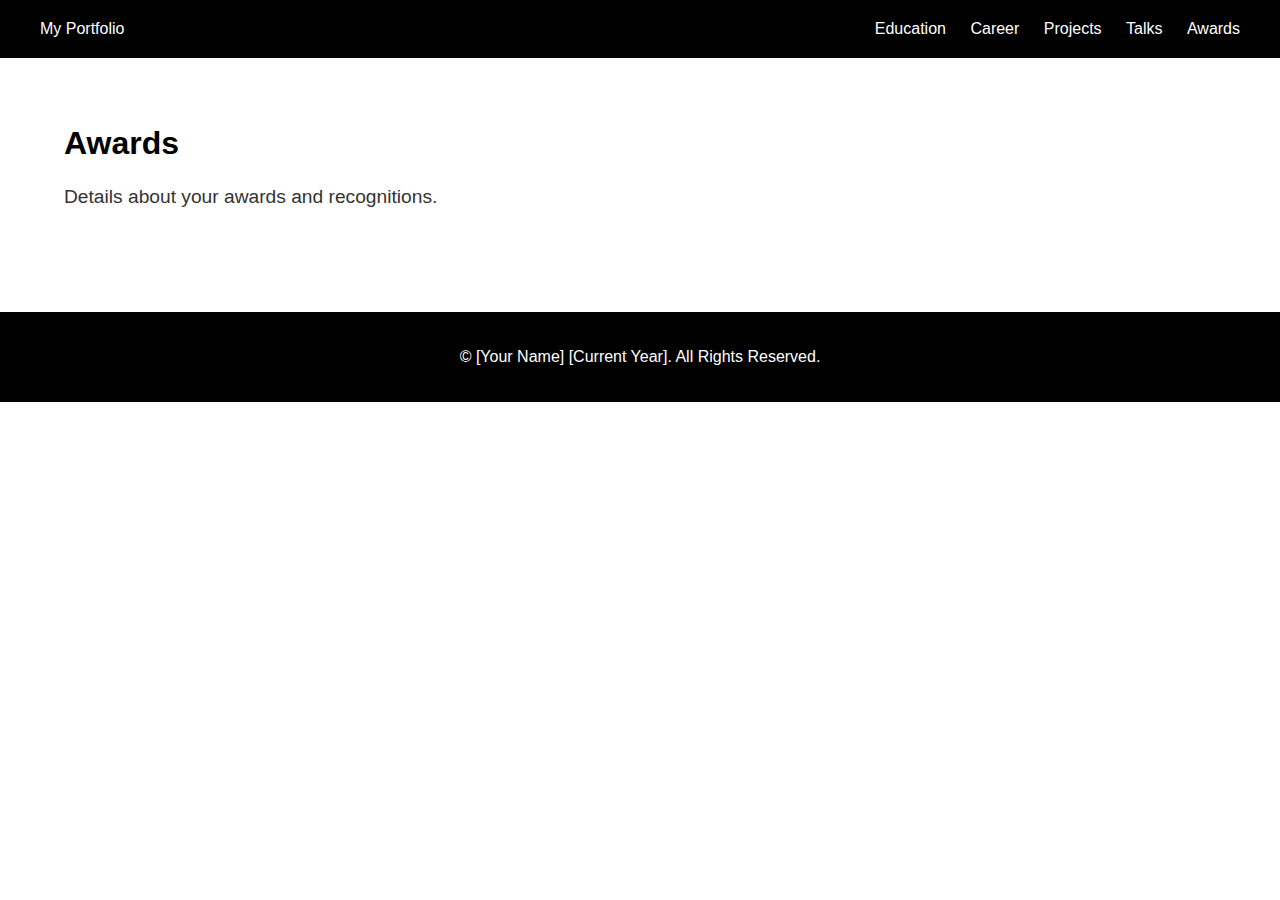
<file: awards.html>
<!DOCTYPE html>
<html lang="en">
<head>
    <meta charset="UTF-8">
    <meta name="viewport" content="width=device-width, initial-scale=1.0">
    <title>Awards</title>
    <link rel="stylesheet" href="styles.css">
</head>
<body>
    <header>
        <a href="index.html" class="logo">My Portfolio</a>
        <nav>
            <a href="education.html">Education</a>
            <a href="career.html">Career</a>
            <a href="projects.html">Projects</a>
            <a href="talks.html">Talks</a>
            <a href="awards.html">Awards</a>
        </nav>
    </header>

    <div class="container">
        <section class="section">
            <h2>Awards</h2>
            <p>Details about your awards and recognitions.</p>
        </section>
    </div>

    <footer>
        <p>&copy; [Your Name] [Current Year]. All Rights Reserved.</p>
    </footer>
</body>
</html>
</file>
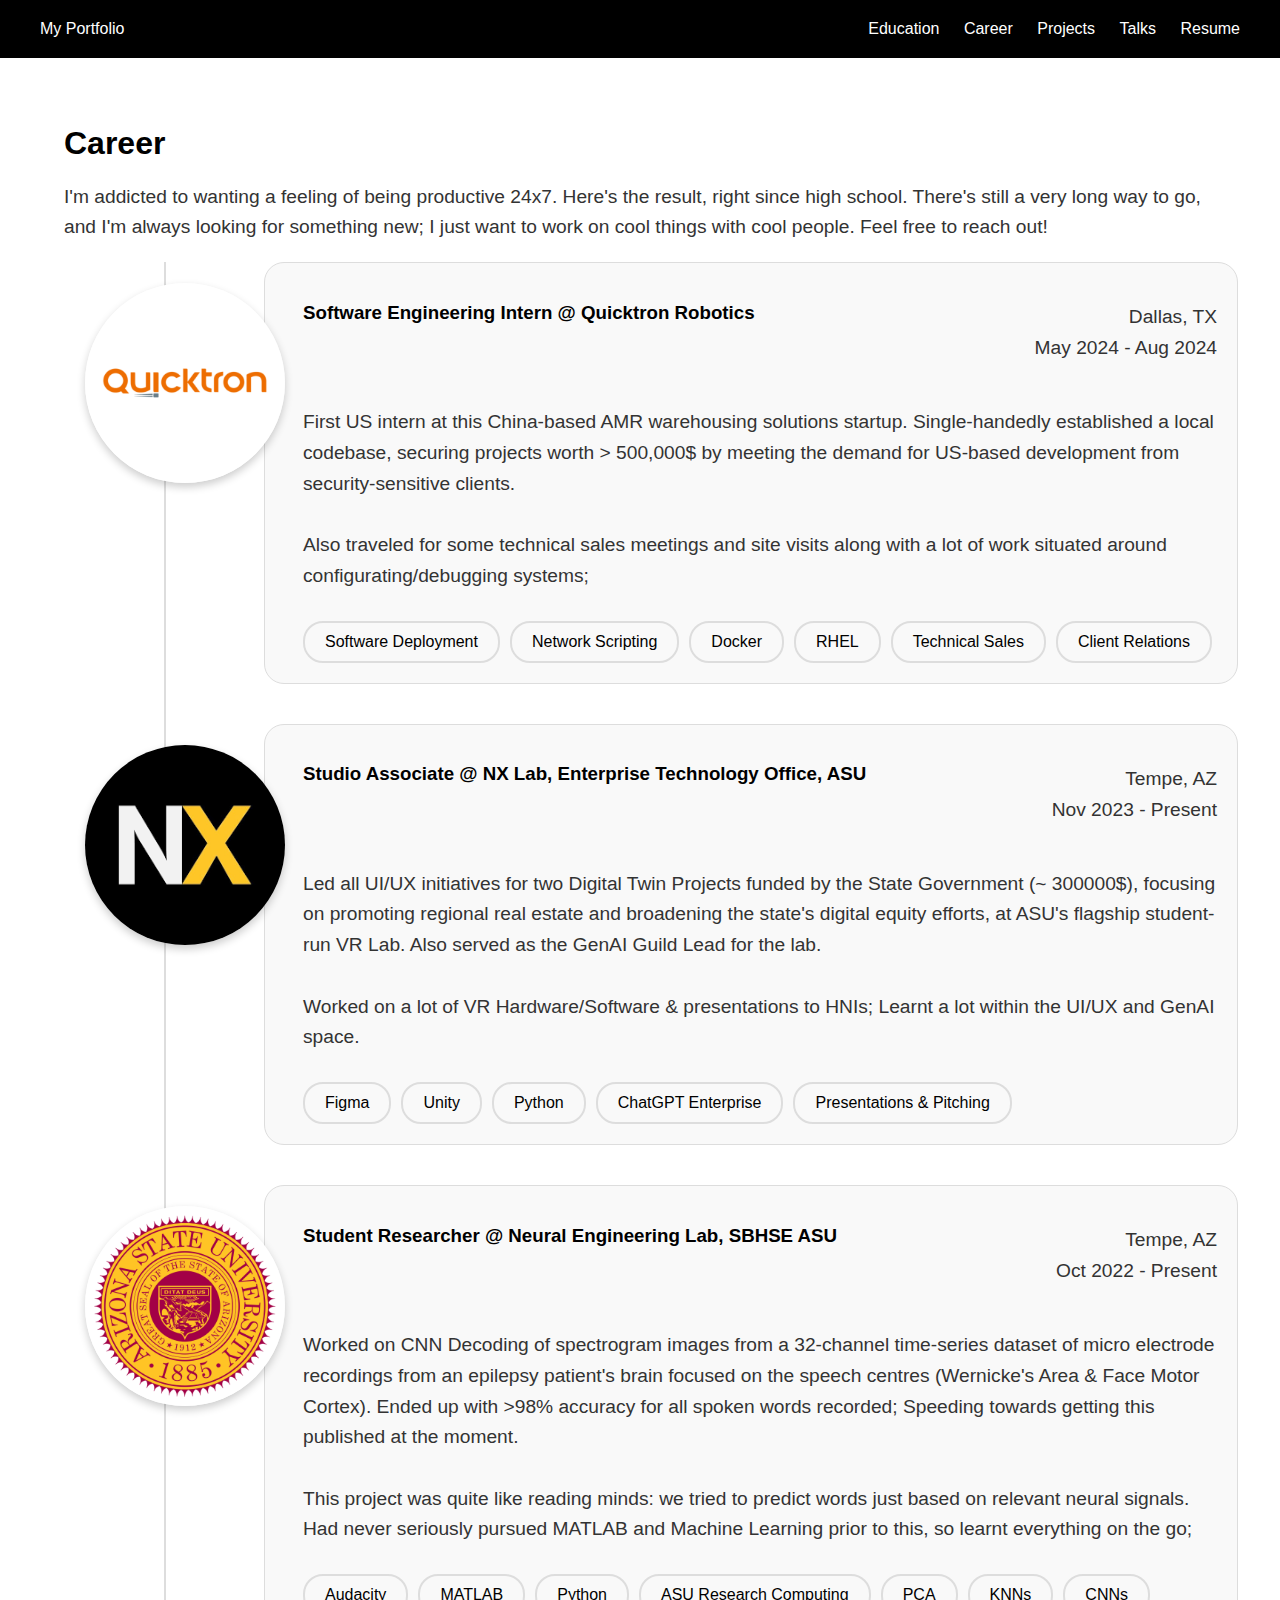
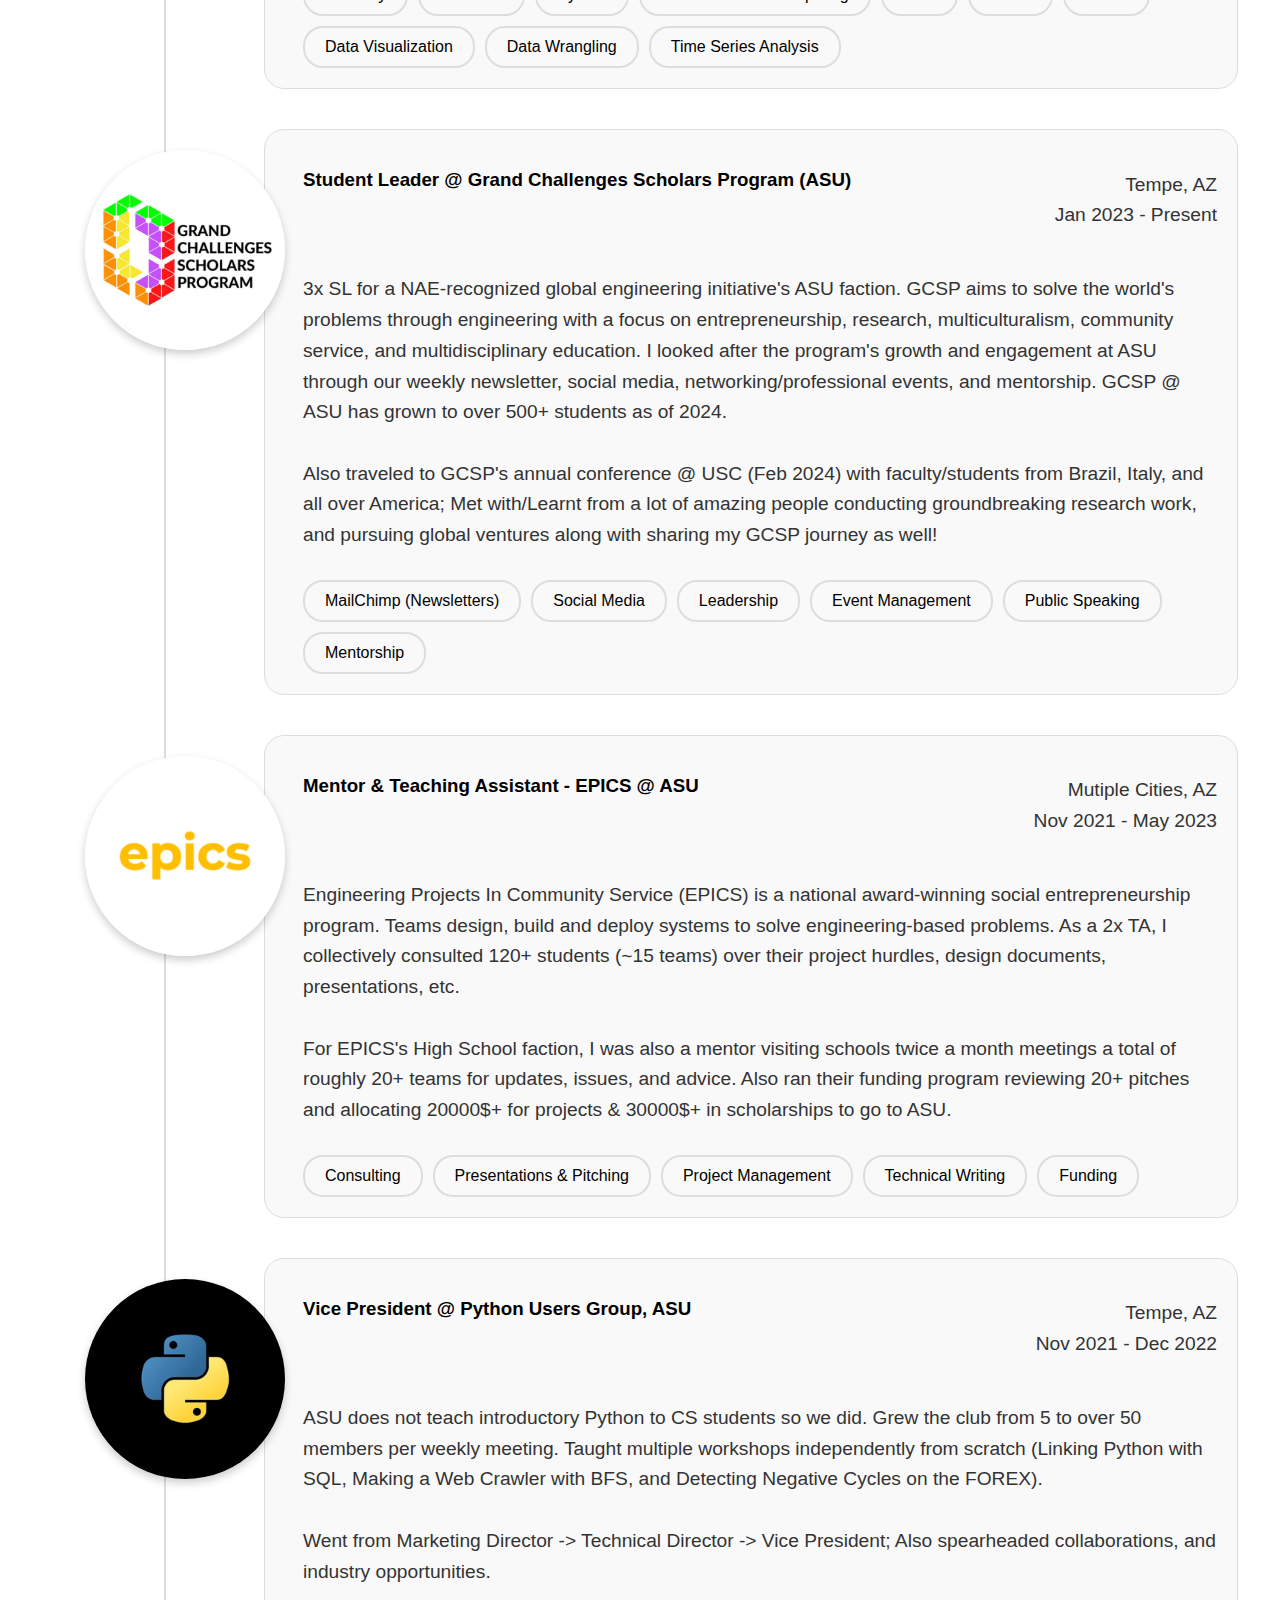
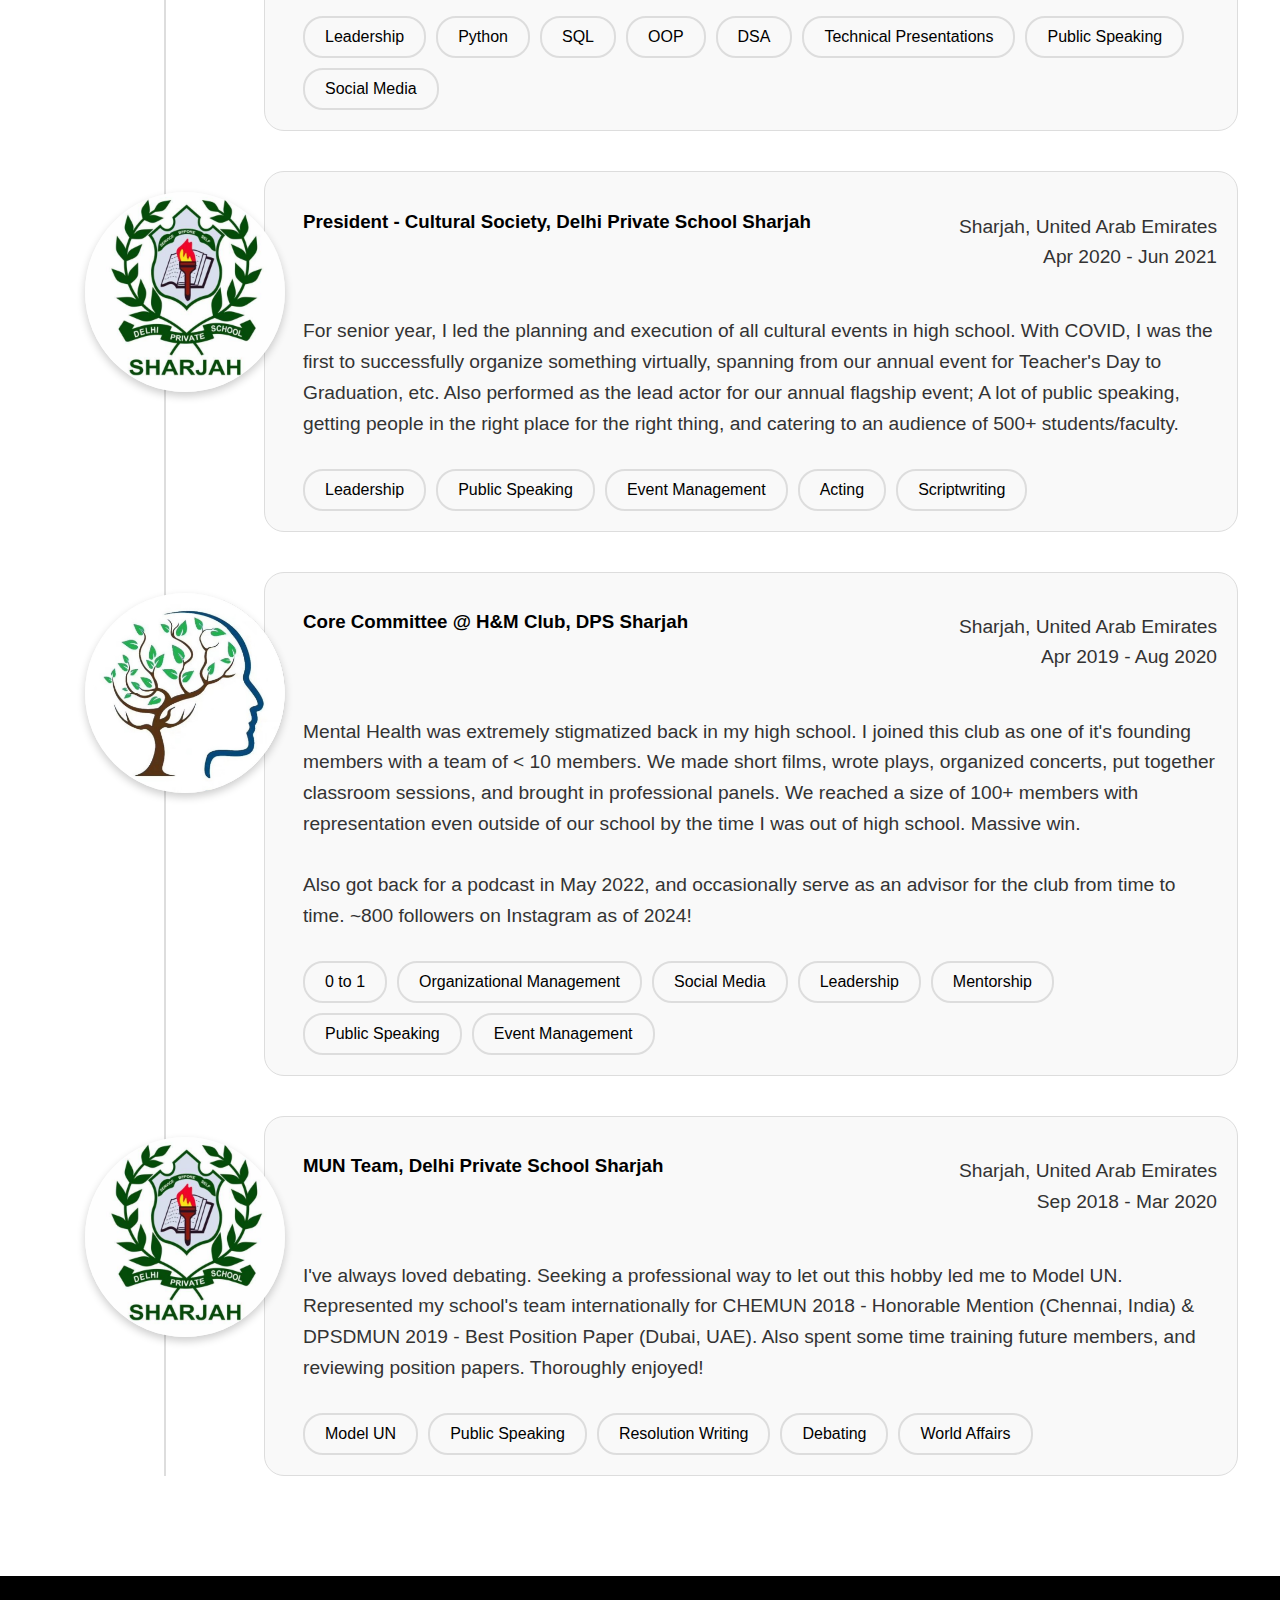
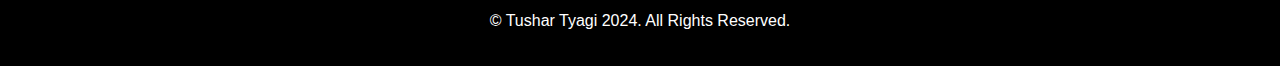
<file: career.html>
<!DOCTYPE html>
<html lang="en">
<head>
    <meta charset="UTF-8">
    <meta name="viewport" content="width=device-width, initial-scale=1.0">
    <title>Career</title>
    <link rel="stylesheet" href="styles.css">
</head>
<body>
    <header>
        <a href="index.html" class="logo">My Portfolio</a>
        <nav>
            <a href="education.html">Education</a>
            <a href="career.html">Career</a>
            <a href="projects.html">Projects</a>
            <a href="talks.html">Talks</a>
            <a href="resume.html">Resume</a>
        </nav>
    </header>

    <div class="container">
        <section id="career" class="section career">
            <h2>Career</h2>
            <p>I'm addicted to wanting a feeling of being productive 24x7. Here's the result, right since high school. There's still a very long way to go, and I'm always looking for something new; I just want to work on cool things with cool people. Feel free to reach out!</p>
            
            <div class="career-entry">
                <div class="bubble career">
                    <div class="career-image">
                        <img src="quicktron.png" alt="Job 3">
                    </div>
                    <div class="career-details">
                        <div class="career-info">
                            <div class="career-role">
                                <h3>Software Engineering Intern @ Quicktron Robotics</h3>
                            </div>
                            <div class="career-meta">
                                <p>Dallas, TX<br>
                                May 2024 - Aug 2024</p>
                            </div>
                        </div>
                        <div class="career-description">
                            <p>First US intern at this China-based AMR warehousing solutions startup. Single-handedly established a local codebase, securing projects worth > 500,000$ by meeting the demand for US-based development from security-sensitive clients.<br><br>Also traveled for some technical sales meetings and site visits along with a lot of work situated around configurating/debugging systems;</p>
                        </div>
                        <div class="skill-bubbles">
                            <span class="skill-bubble">Software Deployment</span>
                            <span class="skill-bubble">Network Scripting</span>
                            <span class="skill-bubble">Docker</span>
                            <span class="skill-bubble">RHEL</span>
                            <span class="skill-bubble">Technical Sales</span>
                            <span class="skill-bubble">Client Relations</span>
                        </div>
                    </div>
                </div>
                
                <div class="bubble career">
                    <div class="career-image">
                        <img src="nx.png" alt="Job 1">
                    </div>
                    <div class="career-details">
                        <div class="career-info">
                            <div class="career-role">
                                <h3>Studio Associate @ NX Lab, Enterprise Technology Office, ASU</h3>
                            </div>
                            <div class="career-meta">
                                <p>Tempe, AZ<br>
                                Nov 2023 - Present</p>
                            </div>
                        </div>
                        <div class="career-description">
                            <p>Led all UI/UX initiatives for two Digital Twin Projects funded by the State Government (~ 300000$), focusing on promoting regional real estate and broadening the state's digital equity efforts, at ASU's flagship student-run VR Lab. Also served as the GenAI Guild Lead for the lab.<br><br>Worked on a lot of VR Hardware/Software & presentations to HNIs; Learnt a lot within the UI/UX and GenAI space.</p>
                        </div>
                        <div class="skill-bubbles">
                            <span class="skill-bubble">Figma</span>
                            <span class="skill-bubble">Unity</span>
                            <span class="skill-bubble">Python</span>
                            <span class="skill-bubble">ChatGPT Enterprise</span>
                            <span class="skill-bubble">Presentations & Pitching</span>
                        </div>
                    </div>
                </div>
                
                <div class="bubble career">
                    <div class="career-image">
                        <img src="sbhse.png" alt="Job 2">
                    </div>
                    <div class="career-details">
                        <div class="career-info">
                            <div class="career-role">
                                <h3>Student Researcher @ Neural Engineering Lab, SBHSE ASU</h3>
                            </div>
                            <div class="career-meta">
                                <p>Tempe, AZ<br>
                                Oct 2022 - Present</p>
                            </div>
                        </div>
                        <div class="career-description">
                            <p>Worked on CNN Decoding of spectrogram images from a 32-channel time-series dataset of micro electrode recordings from an epilepsy patient's brain focused on the speech centres (Wernicke's Area & Face Motor Cortex). Ended up with >98% accuracy for all spoken words recorded; Speeding towards getting this published at the moment.<br><br>This project was quite like reading minds: we tried to predict words just based on relevant neural signals. Had never seriously pursued MATLAB and Machine Learning prior to this, so learnt everything on the go;</p>
                        </div>
                        <div class="skill-bubbles">
                            <span class="skill-bubble">Audacity</span>
                            <span class="skill-bubble">MATLAB</span>
                            <span class="skill-bubble">Python</span>
                            <span class="skill-bubble">ASU Research Computing</span>
                            <span class="skill-bubble">PCA</span>
                            <span class="skill-bubble">KNNs</span>
                            <span class="skill-bubble">CNNs</span>
                            <span class="skill-bubble">Data Visualization</span>
                            <span class="skill-bubble">Data Wrangling</span>
                            <span class="skill-bubble">Time Series Analysis</span>
                        </div>
                    </div>
                </div>

                <div class="bubble career">
                    <div class="career-image">
                        <img src="gcsp.png" alt="Job 2">
                    </div>
                    <div class="career-details">
                        <div class="career-info">
                            <div class="career-role">
                                <h3>Student Leader @ Grand Challenges Scholars Program (ASU)</h3>
                            </div>
                            <div class="career-meta">
                                <p>Tempe, AZ<br>
                                Jan 2023 - Present</p>
                            </div>
                        </div>
                        <div class="career-description">
                            <p>3x SL for a NAE-recognized global engineering initiative's ASU faction. GCSP aims to solve the world's problems through engineering with a focus on entrepreneurship, research, multiculturalism, community service, and multidisciplinary education. I looked after the program's growth and engagement at ASU through our weekly newsletter, social media, networking/professional events, and mentorship. GCSP @ ASU has grown to over 500+ students as of 2024.<br><br>Also traveled to GCSP's annual conference @ USC (Feb 2024) with faculty/students from Brazil, Italy, and all over America; Met with/Learnt from a lot of amazing people conducting groundbreaking research work, and pursuing global ventures along with sharing my GCSP journey as well!</p>
                        </div>
                        <div class="skill-bubbles">
                            <span class="skill-bubble">MailChimp (Newsletters)</span>
                            <span class="skill-bubble">Social Media</span>
                            <span class="skill-bubble">Leadership</span>
                            <span class="skill-bubble">Event Management</span>
                            <span class="skill-bubble">Public Speaking</span>
                            <span class="skill-bubble">Mentorship</span>
                        </div>
                    </div>
                </div>

                <div class="bubble career">
                    <div class="career-image">
                        <img src="epics.png" alt="Job 3">
                    </div>
                    <div class="career-details">
                        <div class="career-info">
                            <div class="career-role">
                                <h3>Mentor & Teaching Assistant - EPICS @ ASU</h3>
                            </div>
                            <div class="career-meta">
                                <p>Mutiple Cities, AZ<br>
                                Nov 2021 - May 2023</p>
                            </div>
                        </div>
                        <div class="career-description">
                            <p>Engineering Projects In Community Service (EPICS) is a national award-winning social entrepreneurship program. Teams design, build and deploy systems to solve engineering-based problems. As a 2x TA, I collectively consulted 120+ students (~15 teams) over their project hurdles, design documents, presentations, etc.<br><br>For EPICS's High School faction, I was also a mentor visiting schools twice a month meetings a total of roughly 20+ teams for updates, issues, and advice. Also ran their funding program reviewing 20+ pitches and allocating 20000$+ for projects & 30000$+ in scholarships to go to ASU. </p>
                        </div>
                        <div class="skill-bubbles">
                            <span class="skill-bubble">Consulting</span>
                            <span class="skill-bubble">Presentations & Pitching</span>
                            <span class="skill-bubble">Project Management</span>
                            <span class="skill-bubble">Technical Writing</span>
                            <span class="skill-bubble">Funding</span>
                        </div>
                    </div>
                </div>
                
                <div class="bubble career">
                    <div class="career-image">
                        <img src="pug.png" alt="Job 1">
                    </div>
                    <div class="career-details">
                        <div class="career-info">
                            <div class="career-role">
                                <h3>Vice President @ Python Users Group, ASU</h3>
                            </div>
                            <div class="career-meta">
                                <p>Tempe, AZ<br>
                                Nov 2021 - Dec 2022</p>
                            </div>
                        </div>
                        <div class="career-description">
                            <p>ASU does not teach introductory Python to CS students so we did. Grew the club from 5 to over 50 members per weekly meeting. Taught multiple workshops independently from scratch (Linking Python with SQL, Making a Web Crawler with BFS, and Detecting Negative Cycles on the FOREX).<br><br>Went from Marketing Director -> Technical Director -> Vice President; Also spearheaded collaborations, and industry opportunities.</p>
                        </div>
                        <div class="skill-bubbles">
                            <span class="skill-bubble">Leadership</span>
                            <span class="skill-bubble">Python</span>
                            <span class="skill-bubble">SQL</span>
                            <span class="skill-bubble">OOP</span>
                            <span class="skill-bubble">DSA</span>
                            <span class="skill-bubble">Technical Presentations</span>
                            <span class="skill-bubble">Public Speaking</span>
                            <span class="skill-bubble">Social Media</span>
                        </div>
                    </div>
                </div>

                <div class="bubble career">
                    <div class="career-image">
                        <img src="dpssharjah.jpeg" alt="Job 2">
                    </div>
                    <div class="career-details">
                        <div class="career-info">
                            <div class="career-role">
                                <h3>President - Cultural Society, Delhi Private School Sharjah</h3>
                            </div>
                            <div class="career-meta">
                                <p>Sharjah, United Arab Emirates<br>
                                Apr 2020 - Jun 2021</p>
                            </div>
                        </div>
                        <div class="career-description">
                            <p>For senior year, I led the planning and execution of all cultural events in high school. With COVID, I was the first to successfully organize something virtually, spanning from our annual event for Teacher's Day to Graduation, etc. Also performed as the lead actor for our annual flagship event; A lot of public speaking, getting people in the right place for the right thing, and catering to an audience of 500+ students/faculty.</p>
                        </div>
                        <div class="skill-bubbles">
                            <span class="skill-bubble">Leadership</span>
                            <span class="skill-bubble">Public Speaking</span>
                            <span class="skill-bubble">Event Management</span>
                            <span class="skill-bubble">Acting</span>
                            <span class="skill-bubble">Scriptwriting</span>
                        </div>
                    </div>
                </div>

                <div class="bubble career">
                    <div class="career-image">
                        <img src="hnm3.jpg" alt="Job 2">
                    </div>
                    <div class="career-details">
                        <div class="career-info">
                            <div class="career-role">
                                <h3>Core Committee @ H&M Club, DPS Sharjah</h3>
                            </div>
                            <div class="career-meta">
                                <p>Sharjah, United Arab Emirates<br>
                                Apr 2019 - Aug 2020</p>
                            </div>
                        </div>
                        <div class="career-description">
                            <p>Mental Health was extremely stigmatized back in my high school. I joined this club as one of it's founding members with a team of < 10 members. We made short films, wrote plays, organized concerts, put together classroom sessions, and brought in professional panels. We reached a size of 100+ members with representation even outside of our school by the time I was out of high school. Massive win.<br><br>Also got back for a podcast in May 2022, and occasionally serve as an advisor for the club from time to time. ~800 followers on Instagram as of 2024!</p>
                        </div>
                        <div class="skill-bubbles">
                            <span class="skill-bubble">0 to 1</span>
                            <span class="skill-bubble">Organizational Management</span>
                            <span class="skill-bubble">Social Media</span>
                            <span class="skill-bubble">Leadership</span>
                            <span class="skill-bubble">Mentorship</span>
                            <span class="skill-bubble">Public Speaking</span>
                            <span class="skill-bubble">Event Management</span>
                        </div>
                    </div>
                </div>
  
                <div class="bubble career">
                    <div class="career-image">
                        <img src="dpssharjah.jpeg" alt="Job 2">
                    </div>
                    <div class="career-details">
                        <div class="career-info">
                            <div class="career-role">
                                <h3>MUN Team, Delhi Private School Sharjah</h3>
                            </div>
                            <div class="career-meta">
                                <p>Sharjah, United Arab Emirates<br>
                                Sep 2018 - Mar 2020</p>
                            </div>
                        </div>
                        <div class="career-description">
                            <p>I've always loved debating. Seeking a professional way to let out this hobby led me to Model UN. Represented my school's team internationally for CHEMUN 2018 - Honorable Mention (Chennai, India) & DPSDMUN 2019 - Best Position Paper (Dubai, UAE). Also spent some time training future members, and reviewing position papers. Thoroughly enjoyed!</p>
                        </div>
                        <div class="skill-bubbles">
                            <span class="skill-bubble">Model UN</span>
                            <span class="skill-bubble">Public Speaking</span>
                            <span class="skill-bubble">Resolution Writing</span>
                            <span class="skill-bubble">Debating</span>
                            <span class="skill-bubble">World Affairs</span>
                        </div>
                    </div>
                </div>

            </div>
        </section>
    </div>

    <footer>
        <p>&copy; Tushar Tyagi 2024. All Rights Reserved.</p>
    </footer>
</body>
</html>
</file>
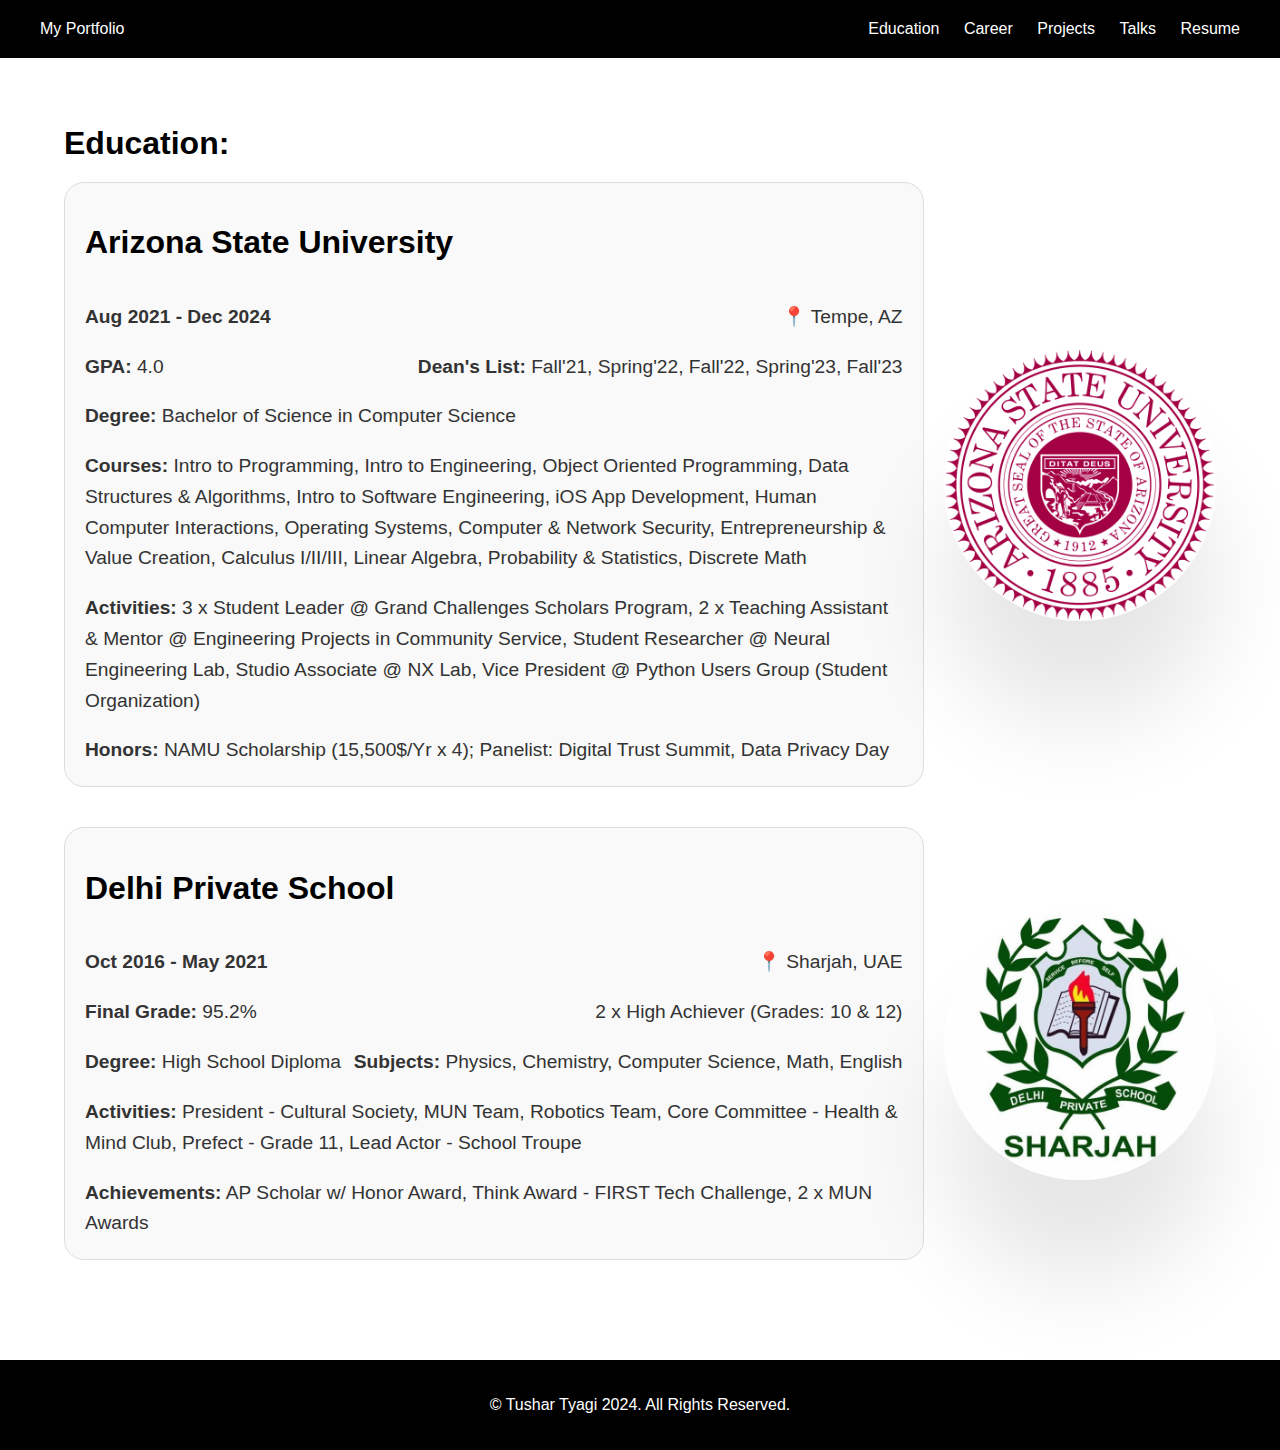
<file: education.html>
<!DOCTYPE html>
<html lang="en">
<head>
    <meta charset="UTF-8">
    <meta name="viewport" content="width=device-width, initial-scale=1.0">
    <title>Education - Personal Portfolio</title>
    <link rel="stylesheet" href="styles.css">
</head>
<body>
    <header>
        <a href="index.html" class="logo">My Portfolio</a>
        <nav>
            <a href="education.html">Education</a>
            <a href="career.html">Career</a>
            <a href="projects.html">Projects</a>
            <a href="talks.html">Talks</a>
            <a href="resume.html">Resume</a>
        </nav>
    </header>

    <div class="container">
        <section id="education" class="section education">
            <h2>Education:</h2>
            <div class="education-entry">
                <div class="bubble">
                    <h1>Arizona State University</h1>
                    <div class="education-details">
                        <p><strong>Aug 2021 - Dec 2024</strong></p>
                        <p>📍 Tempe, AZ</p>
                    </div>
                    <div class="education-details">
                        <p><strong>GPA:</strong> 4.0</p>
                        <p><strong>Dean's List:</strong> Fall'21, Spring'22, Fall'22, Spring'23, Fall'23</p>
                    </div>
                    <p><strong>Degree:</strong> Bachelor of Science in Computer Science</p>
                    <p><strong>Courses:</strong> Intro to Programming, Intro to Engineering, Object Oriented Programming, Data Structures & Algorithms, Intro to Software Engineering, iOS App Development, Human Computer Interactions, Operating Systems, Computer & Network Security, Entrepreneurship & Value Creation, Calculus I/II/III, Linear Algebra, Probability & Statistics, Discrete Math</p>
                    <p><strong>Activities:</strong> 3 x Student Leader @ Grand Challenges Scholars Program, 2 x Teaching Assistant & Mentor @ Engineering Projects in Community Service, Student Researcher @ Neural Engineering Lab, Studio Associate @ NX Lab, Vice President @ Python Users Group (Student Organization)</p>
                    <p><strong>Honors:</strong> NAMU Scholarship (15,500$/Yr x 4); Panelist: Digital Trust Summit, Data Privacy Day</p>
                </div>
                <div class="education-image">
                    <img src="asu.png" alt="Arizona State University">
                </div>
            </div>

            <div class="education-entry">
                <div class="bubble">
                    <h1>Delhi Private School</h1>
                    <div class="education-details">
                        <p><strong>Oct 2016 - May 2021</strong></p>
                        <p>📍 Sharjah, UAE</p>
                    </div>
                    <div class="education-details">
                        <p><strong>Final Grade:</strong> 95.2%</p>
                        <p>2 x High Achiever (Grades: 10 & 12)</p>
                    </div>
                    <div class="education-details">
                        <p><strong>Degree:</strong> High School Diploma</p>
                        <p><strong>Subjects:</strong> Physics, Chemistry, Computer Science, Math, English</p>
                    </div>
                    <p><strong>Activities:</strong> President - Cultural Society, MUN Team, Robotics Team, Core Committee - Health & Mind Club, Prefect - Grade 11, Lead Actor - School Troupe</p>
                    <p><strong>Achievements:</strong> AP Scholar w/ Honor Award, Think Award - FIRST Tech Challenge, 2 x MUN Awards</p>
                </div>
                <div class="education-image">
                    <img src="dpssharjah.jpeg" alt="Dubai International School">
                </div>
            </div>
        </section>
    </div>

    <footer>
        <p>&copy; Tushar Tyagi 2024. All Rights Reserved.</p>
    </footer>
</body>
</html>
</file>
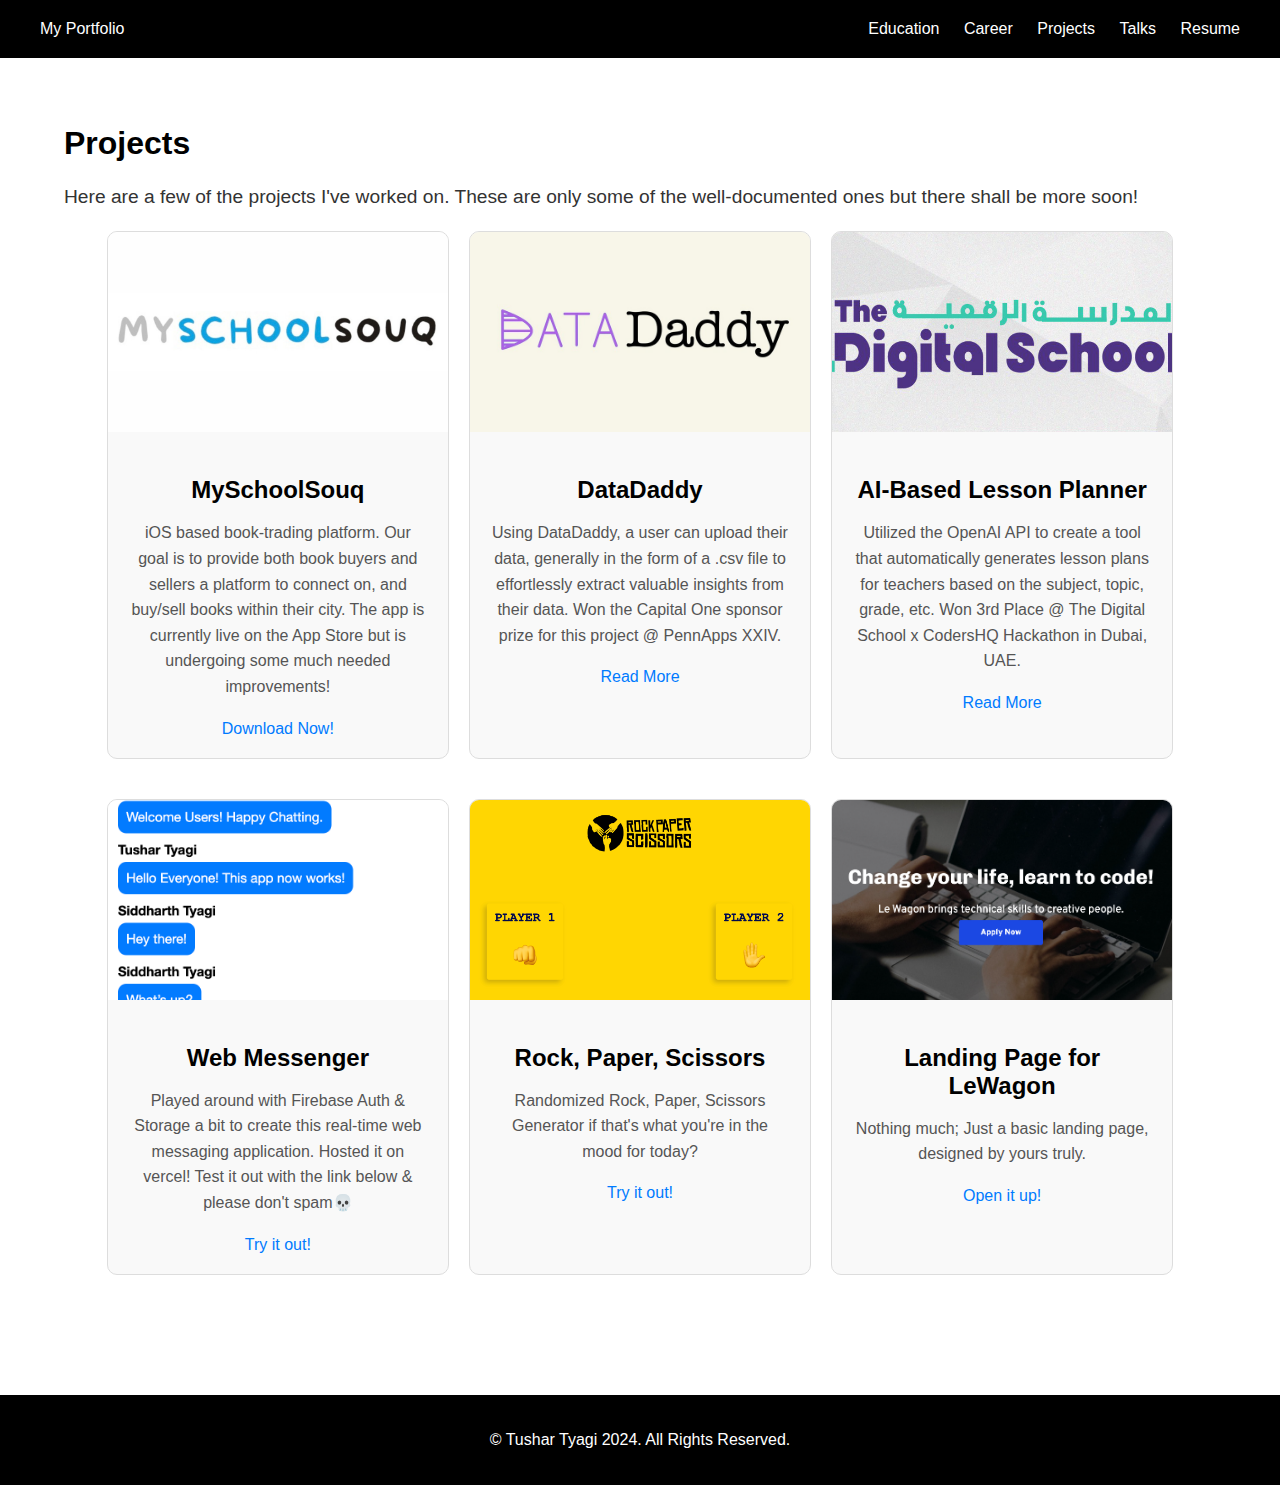
<file: projects.html>
<!DOCTYPE html>
<html lang="en">
<head>
    <meta charset="UTF-8">
    <meta name="viewport" content="width=device-width, initial-scale=1.0">
    <title>Projects</title>
    <link rel="stylesheet" href="styles.css">
</head>
<body>
    <header>
        <a href="index.html" class="logo">My Portfolio</a>
        <nav>
            <a href="education.html">Education</a>
            <a href="career.html">Career</a>
            <a href="projects.html">Projects</a>
            <a href="talks.html">Talks</a>
            <a href="resume.html">Resume</a>
        </nav>
    </header>

    <div class="container">
        <section class="section">
            <h2>Projects</h2>
            <p>Here are a few of the projects I've worked on. These are only some of the well-documented ones but there shall be more soon!</p>
            <div class="projects-grid">
                <div class="project-card">
                    <div class="project-image">
                        <img src="myschoolsouq.jpeg" alt="Project 1">
                    </div>
                    <div class="project-details">
                        <h3>MySchoolSouq</h3>
                        <p>iOS based book-trading platform. Our goal is to provide both book buyers and sellers a platform to connect on, and buy/sell books within their city. The app is currently live on the App Store but is undergoing some much needed improvements!</p>
                        <a href="https://apps.apple.com/us/app/myschoolsouq/id6502573068" class="project-link">Download Now!</a>
                    </div>
                </div>
                <div class="project-card">
                    <div class="project-image">
                        <img src="datadaddy.jpeg" alt="Project 2">
                    </div>
                    <div class="project-details">
                        <h3>DataDaddy</h3>
                        <p>Using DataDaddy, a user can upload their data, generally in the form of a .csv file to effortlessly extract valuable insights from their data. Won the Capital One sponsor prize for this project @ PennApps XXIV.</p>
                        <a href="https://devpost.com/software/analyzeai-4aq2gb" class="project-link">Read More</a>
                    </div>
                </div>
                <div class="project-card">
                    <div class="project-image">
                        <img src="digitalschool.png" alt="Project 1">
                    </div>
                    <div class="project-details">
                        <h3>AI-Based Lesson Planner</h3>
                        <p>Utilized the OpenAI API to create a tool that automatically generates lesson plans for teachers based on the subject, topic, grade, etc. Won 3rd Place @ The Digital School x CodersHQ Hackathon in Dubai, UAE.</p>
                        <a href="https://www.linkedin.com/posts/tushartyagidxb_chatgpt-dubai-sundevil-activity-7080575792476303361-DvbI?utm_source=share&utm_medium=member_desktop" class="project-link">Read More</a>
                    </div>
                </div>
                <div class="project-card">
                    <div class="project-image">
                        <img src="sms.png" alt="Project 1">
                    </div>
                    <div class="project-details">
                        <h3>Web Messenger</h3>
                        <p>Played around with Firebase Auth & Storage a bit to create this real-time web messaging application. Hosted it on vercel! Test it out with the link below & please don't spam💀</p>
                        <a href="https://chatapp-productushar.vercel.app/" class="project-link">Try it out!</a>
                    </div>
                </div>
                <div class="project-card">
                    <div class="project-image">
                        <img src="rockpaper3.png" alt="Project 1">
                    </div>
                    <div class="project-details">
                        <h3>Rock, Paper, Scissors</h3>
                        <p>Randomized Rock, Paper, Scissors Generator if that's what you're in the mood for today?</p>
                        <a href="https://tushartyag1.github.io/Le-Wagon-Workshop-1-Rock-Paper-Scissors/" class="project-link">Try it out!</a>
                    </div>
                </div>
                <div class="project-card">
                    <div class="project-image">
                        <img src="lewagon.png" alt="Project 1">
                    </div>
                    <div class="project-details">
                        <h3>Landing Page for LeWagon</h3>
                        <p>Nothing much; Just a basic landing page, designed by yours truly.</p>
                        <a href="https://tushartyag1.github.io/Le-Wagon-Workshop-2-Landing-Page/" class="project-link">Open it up!</a>
                    </div>
                </div>
                <!-- Add more project cards as needed -->
            </div>
        </section>
    </div>

    <footer>
        <p>&copy; Tushar Tyagi 2024. All Rights Reserved.</p>
    </footer>
</body>
</html>
</file>
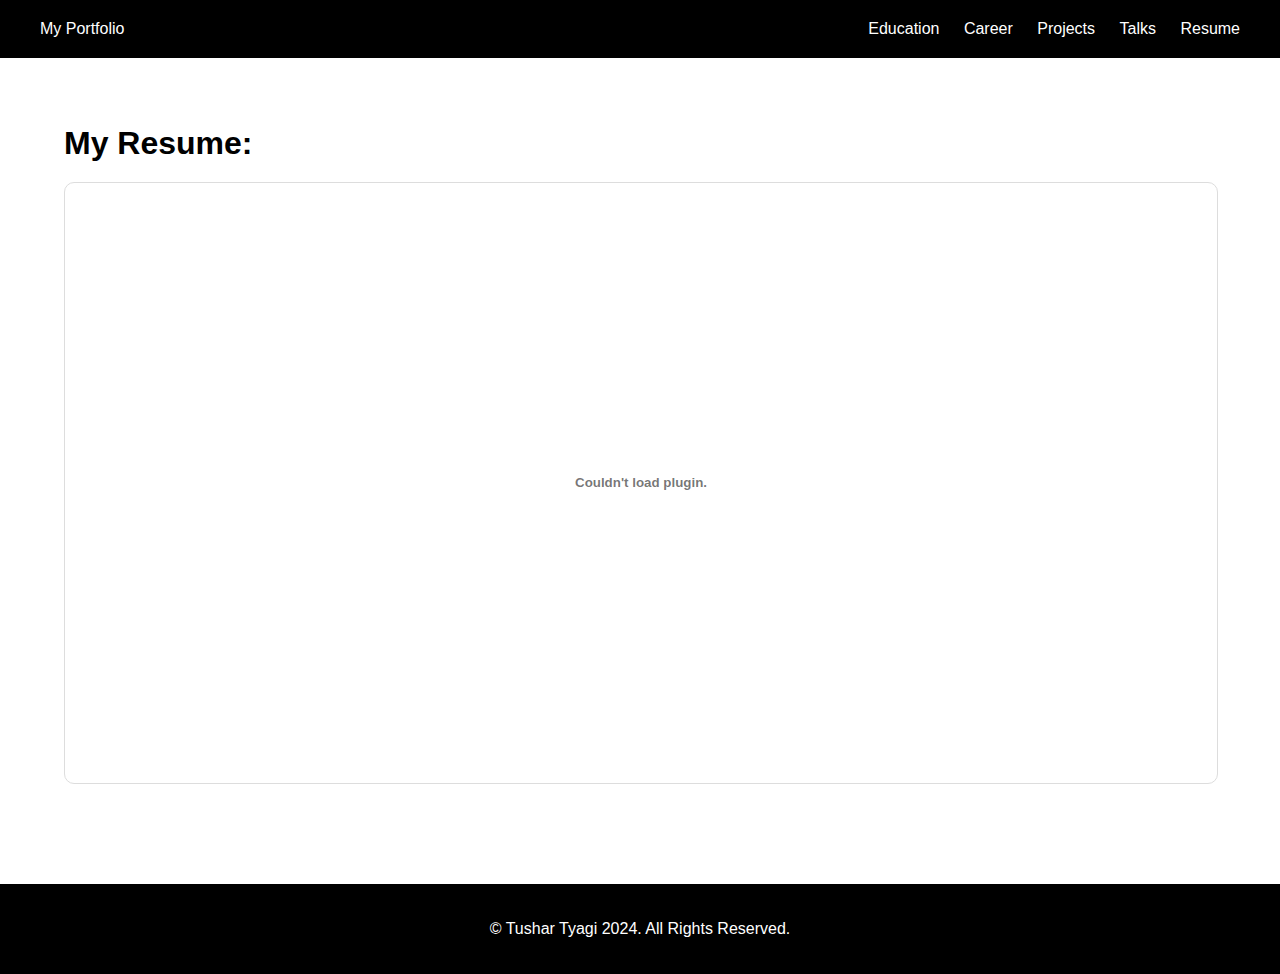
<file: resume.html>
<!DOCTYPE html>
<html lang="en">
<head>
    <meta charset="UTF-8">
    <meta name="viewport" content="width=device-width, initial-scale=1.0">
    <title>Resume - Personal Portfolio</title>
    <link rel="stylesheet" href="styles.css">
</head>
<body>
    <header>
        <a href="index.html" class="logo">My Portfolio</a>
        <nav>
            <a href="education.html">Education</a>
            <a href="career.html">Career</a>
            <a href="projects.html">Projects</a>
            <a href="talks.html">Talks</a>
            <a href="resume.html">Resume</a>
        </nav>
    </header>

    <div class="container">
        <section id="resume" class="section resume">
            <h2>My Resume:</h2>
            <div class="pdf-container">
                <embed src="resume.pdf" type="application/pdf" width="100%" height="600px" />
            </div>
        </section>
    </div>

    <footer>
        <p>&copy; Tushar Tyagi 2024. All Rights Reserved.</p>
    </footer>
</body>
</html>
</file>
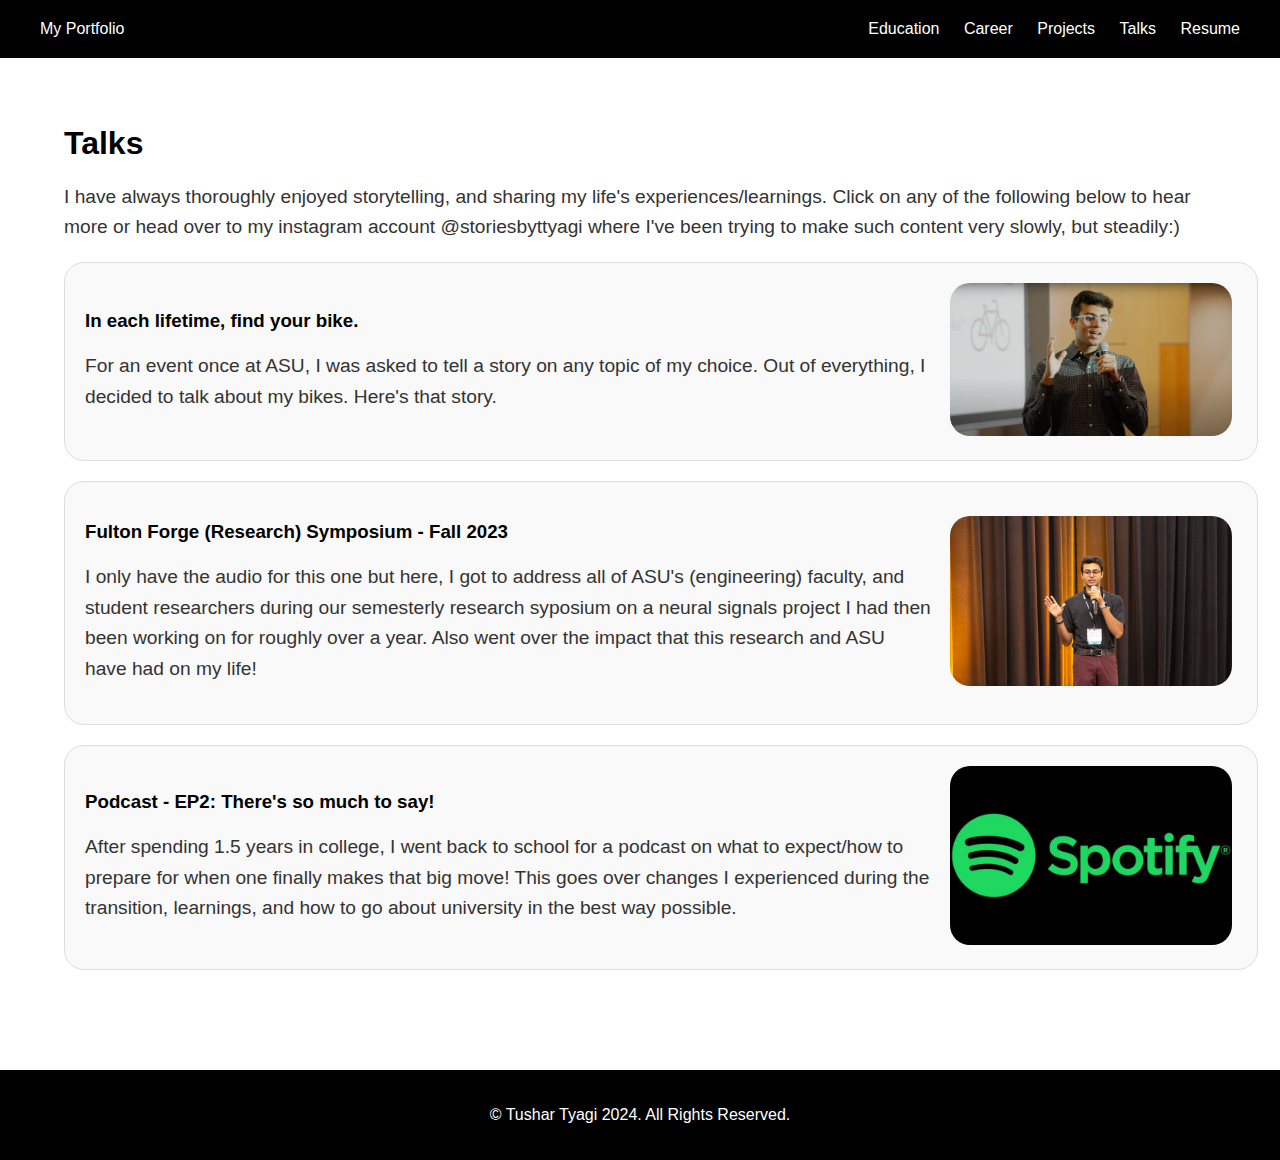
<file: talks.html>
<!DOCTYPE html>
<html lang="en">
<head>
    <meta charset="UTF-8">
    <meta name="viewport" content="width=device-width, initial-scale=1.0">
    <title>Talks - Personal Portfolio</title>
    <link rel="stylesheet" href="styles.css">
</head>
<body>
    <header>
        <a href="index.html" class="logo">My Portfolio</a>
        <nav>
            <a href="education.html">Education</a>
            <a href="career.html">Career</a>
            <a href="projects.html">Projects</a>
            <a href="talks.html">Talks</a>
            <a href="resume.html">Resume</a>
        </nav>
    </header>

    <div class="container">
        <section id="talks" class="section talks">
            <h2>Talks</h2>
            <p>I have always thoroughly enjoyed storytelling, and sharing my life's experiences/learnings. Click on any of the following below to hear more or head over to my instagram account <a href="https://www.instagram.com/storiesbyttyagi?utm_source=ig_web_button_share_sheet&igsh=ZDNlZDc0MzIxNw==">@storiesbyttyagi</a> where I've been trying to make such content very slowly, but steadily:)</p>
            <div class="talks-entry">
                <a href="https://youtu.be/Y3-4O0C7PPQ?si=4g1-HvTf0cLlHlQg" target="_blank" class="bubble talk">
                    <div class="talk-details">
                        <h3>In each lifetime, find your bike.</h3>
                        <p>For an event once at ASU, I was asked to tell a story on any topic of my choice. Out of everything, I decided to talk about my bikes. Here's that story.</p>
                    </div>
                    <div class="talk-image">
                        <img src="bike.png" alt="Talk 1">
                    </div>
                </a>
                <a href="https://drive.google.com/file/d/1vku6AYYFMVCDlYqoTD_GHkRCGwp99hFW/view?usp=sharing" target="_blank" class="bubble talk">
                    <div class="talk-details">
                        <h3>Fulton Forge (Research) Symposium - Fall 2023</h3>
                        <p>I only have the audio for this one but here, I got to address all of ASU's (engineering) faculty, and student researchers during our semesterly research syposium on a neural signals project I had then been working on for roughly over a year. Also went over the impact that this research and ASU have had on my life!</p>
                    </div>
                    <div class="talk-image">
                        <img src="research.png" alt="Talk 2">
                    </div>
                </a>
                <a href="https://open.spotify.com/episode/7fb28hovm1TCTojlKP0Up8?si=IoY3CAT8QW2tge416zGhvw" target="_blank" class="bubble talk">
                    <div class="talk-details">
                        <h3>Podcast - EP2: There's so much to say!</h3>
                        <p>After spending 1.5 years in college, I went back to school for a podcast on what to expect/how to prepare for when one finally makes that big move! This goes over changes I experienced during the transition, learnings, and how to go about university in the best way possible.</p>
                    </div>
                    <div class="talk-image">
                        <img src="spotify.webp" alt="Talk 3">
                    </div>
                </a>
                <!-- Add more talks as needed -->
            </div>
        </section>
    </div>

    <footer>
        <p>&copy; Tushar Tyagi 2024. All Rights Reserved.</p>
    </footer>
</body>
</html>
</file>
<file: styles.css>
body {
    font-family: -apple-system, BlinkMacSystemFont, "Segoe UI", Roboto, "Helvetica Neue", Arial, sans-serif;
    background-color: #ffffff;
    color: #000000;
    margin: 0;
    padding: 0;
}

header {
    display: flex;
    justify-content: space-between;
    align-items: center;
    padding: 20px 40px;
    background-color: #000000;
    color: #ffffff;
}

header nav a {
    margin-left: 20px;
    color: #ffffff;
    text-decoration: none;
    transition: color 0.3s;
}

header nav a:hover {
    color: red;
}

.container {
    width: 90%;
    max-width: 1200px;
    margin: 0 auto;
    padding: 40px 0;
}

.intro {
    display: flex;
    align-items: center;
    justify-content: space-between;
    padding: 40px 0;
}

.intro-text {
    flex: 1;
}

.intro-text h1 {
    font-size: 3rem;
    margin: 0;
}

.intro-text p {
    font-size: 1.2rem;
    color: #555555;
}

.intro-text .pronunciation {
    color: grey;
    font-style: italic;
}

.intro-image {
    flex: 1;
    display: flex;
    justify-content: center;
}

.intro-image img {
    max-width: 100%;
    height: auto;
    border-radius: 10px;
}

.section {
    margin-bottom: 60px;
}

.section h2 {
    font-size: 2rem;
    margin-bottom: 20px;
}

.section p {
    font-size: 1.2rem;
    color: #333333;
    line-height: 1.6; /* Add line spacing for better readability */
}

.bubbles {
    display: flex;
    flex-wrap: wrap;
    gap: 10px;
    margin-bottom: 20px;
    justify-content: center; /* Center the bubbles */
}

.bubble {
    padding: 10px 20px;
    border-radius: 20px;
    background-color: #ffffff;
    font-size: 1rem;
    display: inline-block;
    border: 2px solid;
}

.bubble.blue {
    border-color: #007bff;
    color: #007bff;
}

.bubble.red {
    border-color: #dc3545;
    color: #dc3545;
}

.bubble.green {
    border-color: #28a745;
    color: #28a745;
}

.bubble.brown {
    border-color: #8B4513; 
    color: #8B4513;
}

.about {
    display: flex;
    flex-direction: column;
}

.contact {
    flex-direction: column;
    align-items: center;
}

.about p {
    margin-bottom: 20px; /* Add margin to space out the description */
}

.contact .contact-item {
    width: 100%;
    margin-bottom: 30px;
    padding: 20px;
    border: 1px solid #eeeeee;
    border-radius: 30px; /* Increased border-radius for more rounded corners */
    background-color: #f9f9f9;
    transition: all 0.3s ease;
    text-align: center; /* Center text in each contact item */
}

.contact .contact-item:hover {
    border-color: #bbbbbb; /* Darker border color */
    background-color: #e0e0e0; /* Darker background color */
}

footer {
    text-align: center;
    padding: 20px;
    background-color: #000000;
    color: #ffffff;
}

a {
    color: inherit;
    text-decoration: none;
}

a:hover {
    color: red;
    text-decoration: none;
}

hr {
    border: 0;
    height: 2px; /* Adjust the thickness here */
    background: #eeeeee;
    color: black;
    margin: 40px 0;
}

/* Education page styles */
.education-entry {
    display: flex;
    align-items: center;
    margin-bottom: 40px;
}

.education-entry .bubble {
    flex: 3;
    padding: 20px;
    border-radius: 20px;
    background-color: #f9f9f9;
    border: 1px solid #dddddd;
    max-width: 75%; /* Ensures the bubble covers 3/4 of the page */
}

.education-entry .education-details {
    display: flex;
    justify-content: space-between;
    margin-bottom: 0px;
}

.education-entry .bubble p {
    margin-bottom: 0px;
}

.education-entry .education-image {
    flex: 1;
    display: flex;
    justify-content: center;
    padding-left: 20px;
    max-width: 25%; /* Ensures the image covers 1/4 of the page */
}

.education-entry .education-image img {
    max-width: 100%;
    height: auto;
    border-radius: 50%; /* Makes the image circular */
    box-shadow: 0 100px 100px rgba(0, 0, 0, 0.1);
}

/* Talks page styles */
.talks-entry {
    display: flex;
    flex-direction: column;
    gap: 20px;
}

.bubble.talk {
    display: flex;
    justify-content: space-between;
    align-items: center;
    padding: 20px;
    border-radius: 20px;
    background-color: #f9f9f9;
    border: 1px solid #dddddd;
    width: 100%;
    text-align: left;
    transition: background-color 0.3s, border-color 0.3s;
}

.bubble.talk:hover {
    border-color: #bbbbbb; /* Darker border color */
    background-color: #e0e0e0; /* Darker background color */
}

.talk-details {
    flex: 3;
    padding-right: 18px;
}

.talk-image {
    flex: 1;
    padding-right: 5px;
}

.talk-image img {
    max-width: 100%;
    height: auto;
    border-radius: 20px;
}

.pdf-container {
    width: 100%;
    height: 600px;
    margin-top: 20px;
    border: 1px solid #dddddd;
    border-radius: 10px;
    overflow: hidden;
}

/* Career page styles */
.career-entry {
    display: flex;
    flex-direction: column;
    gap: 40px; /* Reduce gap to create less space between entries */
    position: relative;
}

.career-entry::before {
    content: "";
    position: absolute;
    left: 100px; /* Center the line based on image size */
    top: 0;
    bottom: 0;
    width: 2px;
    background-color: #dddddd;
}

.bubble.career {
    display: flex;
    justify-content: flex-start; /* Align items to the start */
    align-items: flex-start; /* Align items to the start of the flex container */
    padding: 20px;
    border-radius: 20px;
    background-color: #f9f9f9;
    border: 1px solid #dddddd;
    width: calc(100% - 220px); /* Adjust width considering the larger image */
    text-align: left;
    transition: background-color 0.3s, border-color 0.3s;
    margin-left: 200px; /* Adjust position considering the larger image */
    position: relative;
    min-height: 150px; /* Set a minimum height for better visual structure */
}

.career-image {
    flex: 0 0 200px;
    max-width: 200px;
    max-height: 200px;
    margin-left: -200px; /* Adjust position to align with bubble */
    z-index: 1; /* Ensure image is on top */
}

.career-image img {
    width: 200px;
    height: 200px;
    border-radius: 50%; /* Make the image circular */
    object-fit: cover;
    box-shadow: 0 4px 8px rgba(0, 0, 0, 0.2); /* Add shadow effect */
}

.career-details {
    flex: 3;
    padding-left: 18px;
    display: flex;
    flex-direction: column;
}

.career-info {
    display: flex;
    justify-content: space-between;
    width: 100%; /* Ensure it uses the full width */
}

.career-role {
    flex: 2; /* Allow more space for role title */
    padding-right: 10px; /* Add padding to the right of the role info */
}

.career-meta {
    flex: 1;
    text-align: right;
    padding-left: 10px; /* Add padding to the left of the meta info */
}

.career-description {
    flex: 1; /* Ensure the description takes available space */
    margin-top: 5px; /* Reduce margin below the info */
}

.skill-bubbles {
    display: flex;
    flex-wrap: wrap;
    gap: 10px;
    margin-top: 10px; /* Add space between description and skills */
}

.skill-bubble {
    padding: 10px 20px;
    border-radius: 20px;
    background-color: #f9f9f9;
    font-size: 1rem;
    display: inline-block;
    border: 2px solid #dddddd;
    transition: background-color 0.3s, border-color 0.3s;
}

.skill-bubble:hover {
    border-color: #bbbbbb;
    background-color: #e0e0e0;
}

/* Projects page styles */
.projects-grid {
    display: flex;
    flex-wrap: wrap;
    gap: 20px;
    justify-content: center;
}

.project-card {
    background-color: #f9f9f9;
    border: 1px solid #dddddd;
    border-radius: 10px;
    width: calc(33% - 40px);
    margin-bottom: 20px;
    overflow: hidden;
    transition: transform 0.3s, box-shadow 0.3s;
}

.project-card:hover {
    transform: translateY(-10px);
    box-shadow: 0 10px 20px rgba(0, 0, 0, 0.2);
}

.project-image {
    width: 100%;
    height: 200px; /* Set a fixed height for images */
    overflow: hidden;
}

.project-image img {
    width: 100%;
    height: 100%;
    object-fit: cover; /* Ensure the image covers the area */
    border-bottom: 1px solid #dddddd;
}

.project-details {
    padding: 20px;
    text-align: center;
}

.project-details h3 {
    font-size: 1.5rem;
    margin-bottom: 10px;
}

.project-details p {
    font-size: 1rem;
    color: #555555;
    margin-bottom: 20px;
}

.project-link {
    font-size: 1rem;
    color: #007bff;
    text-decoration: none;
    transition: color 0.3s;
}

.project-link:hover {
    color: red;
}
</file>
